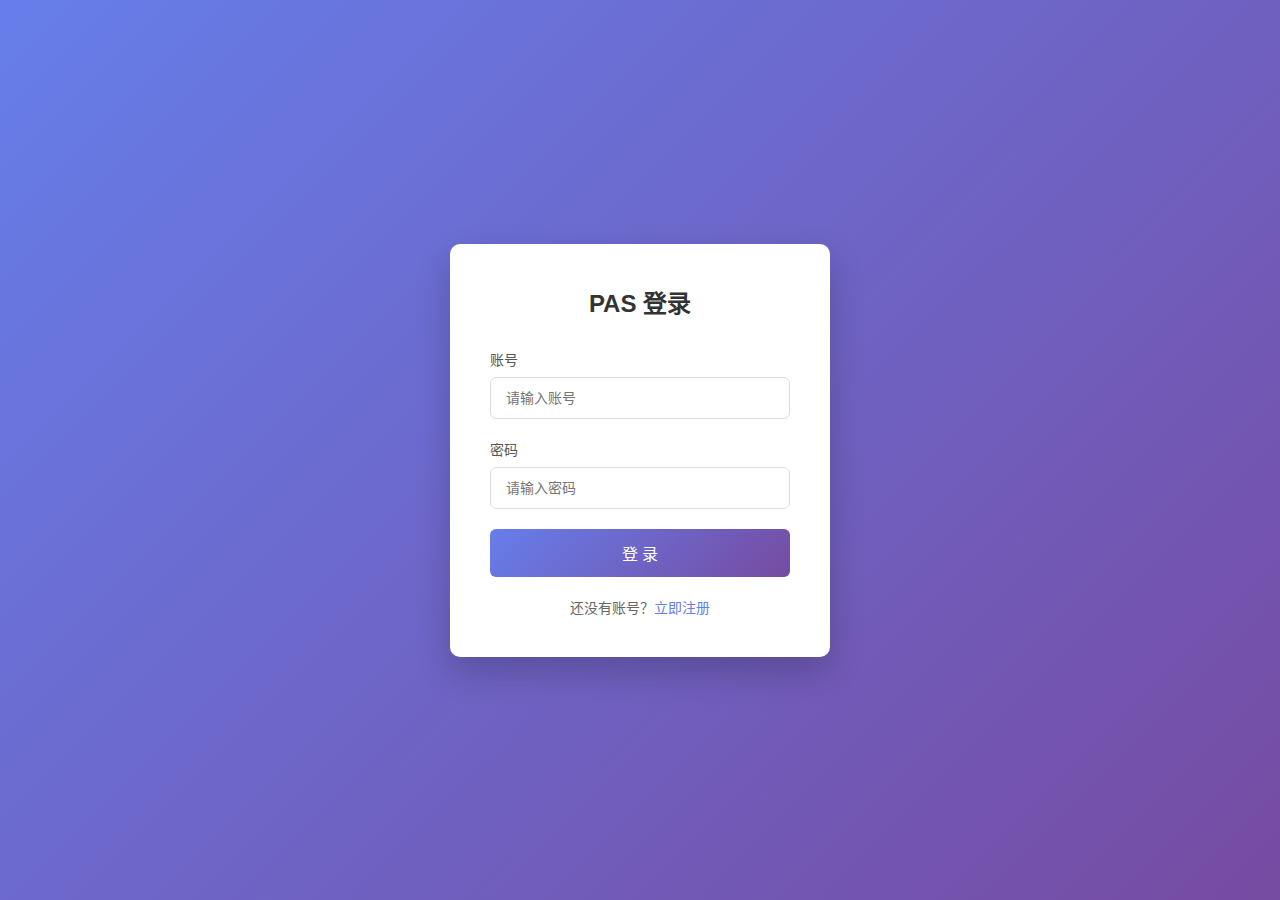
<file: static/html/index.html>
<!DOCTYPE html>
<html lang="zh-CN">
<head>
    <meta charset="UTF-8">
    <meta name="viewport" content="width=device-width, initial-scale=1.0">
    <title>管理后台</title>
    <link rel="stylesheet" href="/static/css/common.css">
    <link rel="stylesheet" href="/static/css/app.css">
</head>
<body>
    <div class="header">
        <h1>管理后台</h1>
        <div class="header-right">
            <div class="user-dropdown" id="userDropdown">
                <div class="user-dropdown-trigger" onclick="toggleUserDropdown()">
                    <div class="user-avatar" id="userAvatar"></div>
                    <span id="userName"></span>
                    <span class="dropdown-arrow">▼</span>
                </div>
                <div class="user-dropdown-menu">
                    <div class="dropdown-item" onclick="showSettingsModal()">
                        <span class="dropdown-item-icon">⚙</span>
                        <span>设置</span>
                    </div>
                    <div class="dropdown-divider"></div>
                    <div class="dropdown-item danger" onclick="logout()">
                        <span class="dropdown-item-icon">↪</span>
                        <span>退出登录</span>
                    </div>
                </div>
            </div>
        </div>
    </div>

    <div class="container">
        <div class="sidebar" id="sidebar">
            <div class="menu-item active" data-page="users" id="menuUsers">用户管理</div>
            <div class="menu-item" data-page="coupons" id="menuCoupons">卡券管理</div>
            <div class="menu-item" data-page="my-coupons" id="menuMyCoupons">我的卡券</div>
        </div>
        <div class="content">
            <!-- 用户列表页 -->
            <div id="page-users" class="card">
                <div class="card-header">
                    <span class="card-title">用户列表</span>
                    <button class="btn btn-primary" onclick="showAddModal()">新增用户</button>
                </div>
                <table>
                    <thead>
                        <tr>
                            <th>ID</th>
                            <th>昵称</th>
                            <th>账号</th>
                            <th>权限</th>
                            <th>创建时间</th>
                            <th>操作</th>
                        </tr>
                    </thead>
                    <tbody id="userTable"></tbody>
                </table>
                <div class="pagination">
                    <button id="prevBtn" onclick="changePage(-1)">上一页</button>
                    <span id="pageInfo">第 1 页</span>
                    <button id="nextBtn" onclick="changePage(1)">下一页</button>
                </div>
            </div>

            <!-- 卡券列表页 -->
            <div id="page-coupons" class="card page-hidden">
                <div class="card-header">
                    <span class="card-title">卡券列表</span>
                    <div class="header-actions">
                        <button class="btn btn-success" onclick="showImportModal()">批量导入</button>
                        <button class="btn btn-primary" onclick="showAddCouponModal()">添加卡券</button>
                    </div>
                </div>
                <!-- 筛选栏 -->
                <div class="filter-bar">
                    <div class="filter-item">
                        <label>卡券类型</label>
                        <select id="filterCouponType" onchange="loadCoupons()">
                            <option value="">全部</option>
                        </select>
                    </div>
                    <div class="filter-item">
                        <label>领取状态</label>
                        <select id="filterTakenStatus" onchange="loadCoupons()">
                            <option value="">全部</option>
                            <option value="0">未领取</option>
                            <option value="1">已领取</option>
                        </select>
                    </div>
                </div>
                <!-- 桌面端表格 -->
                <div class="table-wrapper desktop-only">
                    <table>
                        <thead>
                            <tr>
                                <th>ID</th>
                                <th>卡券码</th>
                                <th>类型</th>
                                <th>状态</th>
                                <th>创建时间</th>
                                <th>操作</th>
                            </tr>
                        </thead>
                        <tbody id="couponTable"></tbody>
                    </table>
                </div>
                <!-- 移动端卡片列表 -->
                <div class="coupon-card-list mobile-only" id="couponCardList"></div>
                <div class="pagination">
                    <button id="couponPrevBtn" onclick="changeCouponPage(-1)">上一页</button>
                    <span id="couponPageInfo">第 1 页</span>
                    <button id="couponNextBtn" onclick="changeCouponPage(1)">下一页</button>
                </div>
            </div>

            <!-- 我的卡券页 -->
            <div id="page-my-coupons" class="card page-hidden">
                <div class="card-header">
                    <span class="card-title">我的卡券</span>
                    <button class="btn btn-primary" id="btnApplyCoupon" style="display:none" onclick="showApplyCouponModal()">申领卡券</button>
                </div>
                <!-- 筛选栏 -->
                <div class="filter-bar">
                    <div class="filter-item">
                        <label>卡券类型</label>
                        <select id="filterMyCouponType" onchange="loadMyCoupons()">
                            <option value="">全部</option>
                        </select>
                    </div>
                </div>
                <!-- 桌面端表格 -->
                <div class="table-wrapper desktop-only">
                    <table>
                        <thead>
                            <tr>
                                <th>ID</th>
                                <th>类型</th>
                                <th>领取时间</th>
                                <th>操作</th>
                            </tr>
                        </thead>
                        <tbody id="myCouponTable"></tbody>
                    </table>
                </div>
                <!-- 移动端卡片列表 -->
                <div class="my-coupon-card-list mobile-only" id="myCouponCardList"></div>
                <div class="pagination">
                    <button id="myCouponPrevBtn" onclick="changeMyCouponPage(-1)">上一页</button>
                    <span id="myCouponPageInfo">第 1 页</span>
                    <button id="myCouponNextBtn" onclick="changeMyCouponPage(1)">下一页</button>
                </div>
            </div>
        </div>
    </div>

    <!-- 移动端菜单按钮 -->
    <div class="mobile-menu-btn" id="mobileMenuBtn" onclick="toggleMobileMenu()">☰</div>
    <div class="mobile-menu-overlay" id="mobileMenuOverlay" onclick="toggleMobileMenu()"></div>

    <!-- 新增/编辑用户弹窗 -->
    <div id="userModal" class="modal">
        <div class="modal-content">
            <div class="modal-header" id="modalTitle">新增用户</div>
            <div class="modal-body">
                <input type="hidden" id="editId">
                <div class="form-group">
                    <label>昵称</label>
                    <input type="text" id="inputName" placeholder="请输入昵称">
                </div>
                <div class="form-group" id="accountGroup">
                    <label>账号</label>
                    <input type="text" id="inputAccount" placeholder="请输入账号">
                </div>
                <div class="form-group">
                    <label>密码</label>
                    <input type="password" id="inputPassword" placeholder="请输入密码">
                </div>
                <div class="form-group" id="roleGroup">
                    <label>权限设置</label>
                    <div class="role-grid" id="roleGrid">
                        <!-- 动态渲染角色选项 -->
                    </div>
                </div>
            </div>
            <div class="modal-footer">
                <button class="btn btn-cancel" onclick="closeModal()">取消</button>
                <button class="btn btn-primary" onclick="saveUser()">保存</button>
            </div>
        </div>
    </div>

    <!-- 设置弹窗 -->
    <div id="settingsModal" class="modal settings-modal">
        <div class="modal-content">
            <div class="modal-header">个人设置</div>
            <div class="modal-body">
                <div class="form-group">
                    <label>昵称</label>
                    <input type="text" id="settingsName" placeholder="请输入昵称">
                </div>
                <div class="form-group">
                    <label>新密码</label>
                    <input type="password" id="settingsPassword" placeholder="留空则不修改">
                    <div class="form-group-hint">如不需要修改密码，请留空</div>
                </div>
            </div>
            <div class="modal-footer">
                <button class="btn btn-cancel" onclick="closeSettingsModal()">取消</button>
                <button class="btn btn-primary" id="saveSettingsBtn" onclick="saveSettings()">保存</button>
            </div>
        </div>
    </div>

    <!-- 新增/编辑卡券弹窗 -->
    <div id="couponModal" class="modal">
        <div class="modal-content">
            <div class="modal-header" id="couponModalTitle">添加卡券</div>
            <div class="modal-body">
                <input type="hidden" id="couponEditId">
                <div class="form-group">
                    <label>卡券码 <span class="required">*</span></label>
                    <input type="text" id="inputCouponCode" placeholder="请输入卡券码">
                </div>
                <div class="form-group">
                    <label>卡券类型 <span class="required">*</span></label>
                    <select id="inputCouponType" class="form-select">
                        <!-- 动态加载 -->
                    </select>
                </div>
            </div>
            <div class="modal-footer">
                <button class="btn btn-cancel" onclick="closeCouponModal()">取消</button>
                <button class="btn btn-primary" onclick="saveCoupon()">保存</button>
            </div>
        </div>
    </div>

    <!-- 批量导入卡券弹窗 -->
    <div id="importModal" class="modal import-modal">
        <div class="modal-content">
            <div class="modal-header">批量导入卡券</div>
            <div class="modal-body">
                <div class="form-group">
                    <label>卡券类型 <span class="required">*</span></label>
                    <select id="importCouponType" class="form-select">
                        <!-- 动态加载 -->
                    </select>
                </div>
                <div class="form-group">
                    <label>卡券列表 <span class="required">*</span></label>
                    <textarea id="importCoupons" class="form-textarea" rows="8" placeholder="请输入卡券码，每行一个或用逗号分隔"></textarea>
                    <div class="form-group-hint">支持换行符或逗号分隔，系统会自动去重</div>
                </div>
            </div>
            <div class="modal-footer">
                <button class="btn btn-cancel" onclick="closeImportModal()">取消</button>
                <button class="btn btn-primary" id="importBtn" onclick="importCoupons()">导入</button>
            </div>
        </div>
    </div>

    <!-- 导入结果弹窗 -->
    <div id="importResultModal" class="modal">
        <div class="modal-content">
            <div class="modal-header">导入结果</div>
            <div class="modal-body">
                <div class="import-result" id="importResult"></div>
            </div>
            <div class="modal-footer">
                <button class="btn btn-primary" onclick="closeImportResultModal()">确定</button>
            </div>
        </div>
    </div>

    <!-- 我的卡券详情弹窗 -->
    <div id="myCouponDetailModal" class="modal">
        <div class="modal-content detail-modal">
            <div class="modal-header">卡券详情</div>
            <div class="modal-body">
                <div class="detail-item">
                    <span class="detail-label">卡券类型</span>
                    <span class="detail-value" id="detailCouponType"></span>
                </div>
                <div class="detail-item">
                    <span class="detail-label">领取时间</span>
                    <span class="detail-value" id="detailTakenAt"></span>
                </div>
                <div class="detail-item coupon-code-item">
                    <span class="detail-label">卡券码</span>
                    <div class="detail-code-wrapper">
                        <span class="detail-code" id="detailCouponCode"></span>
                        <button class="btn btn-copy" onclick="copyCouponCode()">复制</button>
                    </div>
                </div>
            </div>
            <div class="modal-footer">
                <button class="btn btn-primary" onclick="closeMyCouponDetailModal()">关闭</button>
            </div>
        </div>
    </div>

    <!-- 申领卡券弹窗 -->
    <div id="applyCouponModal" class="modal">
        <div class="modal-content">
            <div class="modal-header">申领卡券</div>
            <div class="modal-body">
                <div class="form-group">
                    <label>选择卡券类型 <span class="required">*</span></label>
                    <select id="applyCouponType" class="form-select" onchange="onApplyCouponTypeChange()">
                        <!-- 动态加载 -->
                    </select>
                </div>
                <div class="stock-info" id="stockInfo">
                    <span class="stock-label">剩余库存：</span>
                    <span class="stock-value" id="stockValue">-</span>
                </div>
            </div>
            <div class="modal-footer">
                <button class="btn btn-cancel" onclick="closeApplyCouponModal()">取消</button>
                <button class="btn btn-primary" id="btnConfirmApply" onclick="confirmApplyCoupon()">确认申领</button>
            </div>
        </div>
    </div>

    <!-- Toast 容器 -->
    <div class="toast-container" id="toastContainer"></div>

    <!-- Loading 遮罩 -->
    <div class="loading-overlay" id="loadingOverlay">
        <div class="spinner"></div>
    </div>

    <script src="/static/js/common.js"></script>
    <script src="/static/js/app.js"></script>
</body>
</html>
</file>
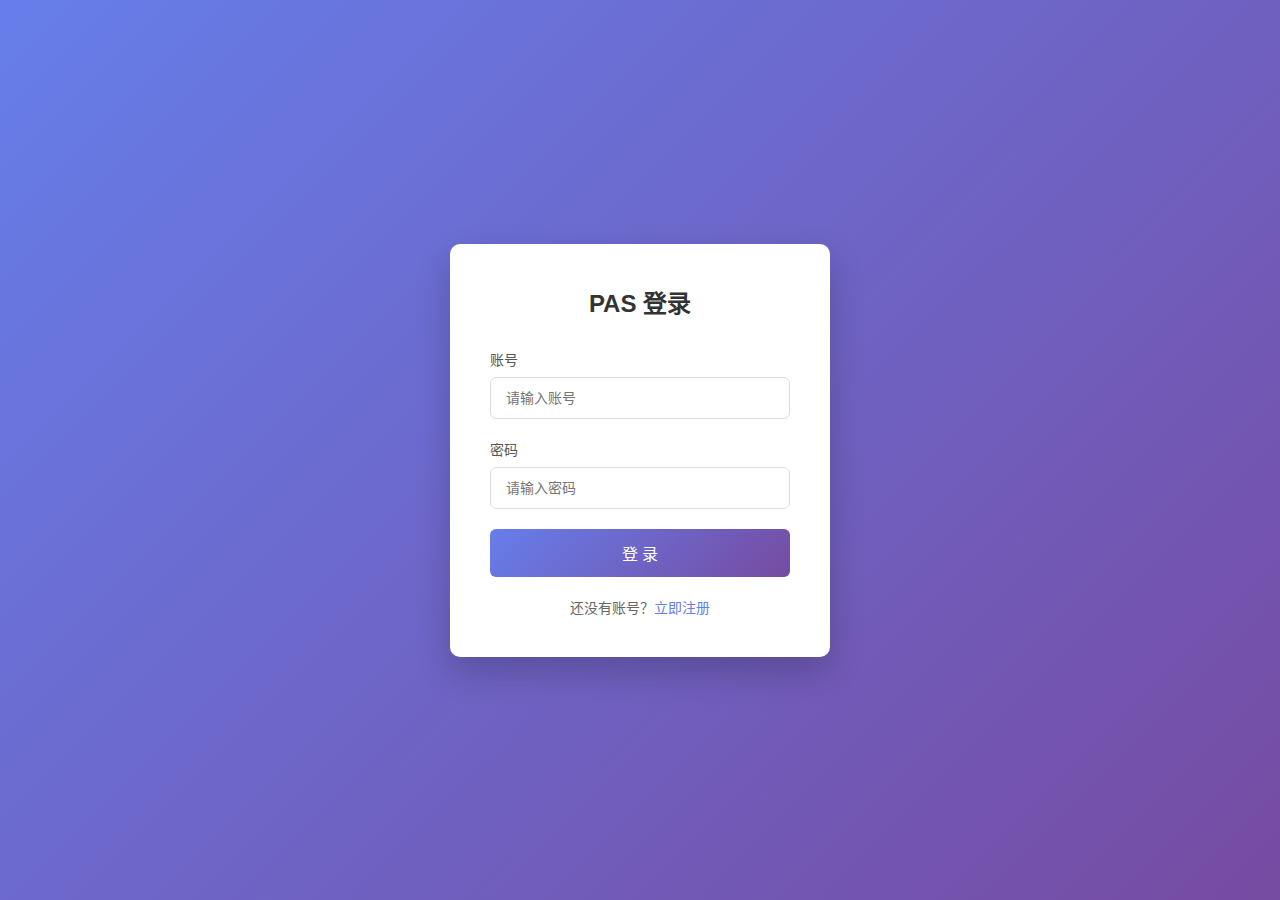
<file: static/html/login.html>
<!DOCTYPE html>
<html lang="zh-CN">
<head>
    <meta charset="UTF-8">
    <meta name="viewport" content="width=device-width, initial-scale=1.0">
    <title>登录 - PAS</title>
    <link rel="stylesheet" href="/static/css/common.css">
    <link rel="stylesheet" href="/static/css/auth.css">
</head>
<body>
    <div class="login-container">
        <h1 class="login-title">PAS 登录</h1>
        <form id="loginForm">
            <div class="form-group">
                <label for="account">账号</label>
                <input type="text" id="account" name="account" placeholder="请输入账号" required>
            </div>
            <div class="form-group">
                <label for="password">密码</label>
                <input type="password" id="password" name="password" placeholder="请输入密码" required>
            </div>
            <button type="submit" class="btn-login" id="btnLogin">登 录</button>
        </form>
        <div class="register-link">
            还没有账号？<a href="/static/html/register.html">立即注册</a>
        </div>
    </div>

    <!-- Toast 容器 -->
    <div class="toast-container" id="toastContainer"></div>

    <script src="/static/js/common.js"></script>
    <script src="/static/js/login.js"></script>
</body>
</html>
</file>
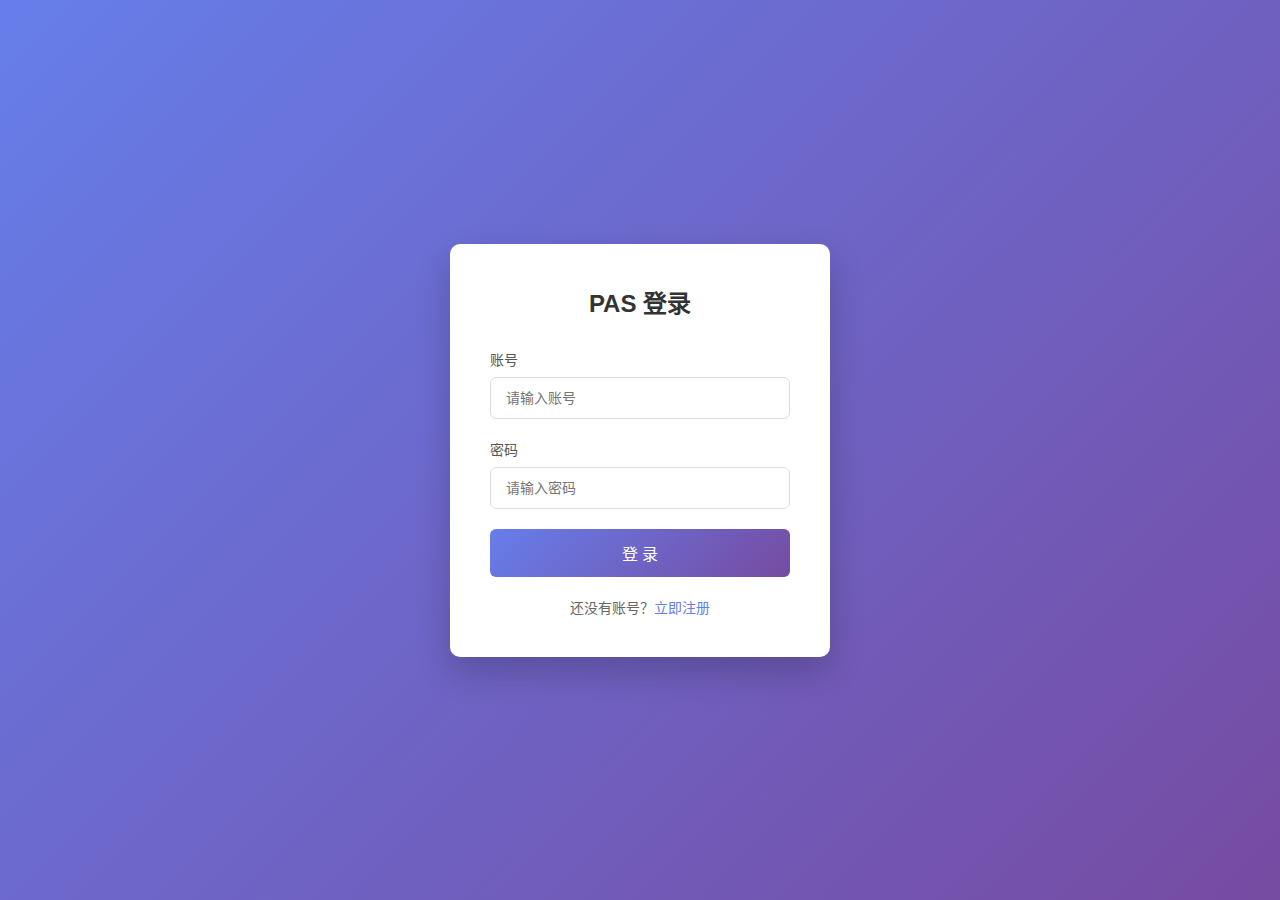
<file: static/html/main.html>
<!DOCTYPE html>
<html lang="zh-CN">
<head>
    <meta charset="UTF-8">
    <meta name="viewport" content="width=device-width, initial-scale=1.0">
    <title>管理后台</title>
    <link rel="stylesheet" href="/static/css/common.css">
    <link rel="stylesheet" href="/static/css/app.css">
</head>
<body>
    <div class="header">
        <h1>管理后台</h1>
        <div class="header-right">
            <div class="user-dropdown" id="userDropdown">
                <div class="user-dropdown-trigger" onclick="toggleUserDropdown()">
                    <div class="user-avatar" id="userAvatar"></div>
                    <span id="userName"></span>
                    <span class="dropdown-arrow">▼</span>
                </div>
                <div class="user-dropdown-menu">
                    <div class="dropdown-item" onclick="showSettingsModal()">
                        <span class="dropdown-item-icon">⚙</span>
                        <span>设置</span>
                    </div>
                    <div class="dropdown-divider"></div>
                    <div class="dropdown-item danger" onclick="logout()">
                        <span class="dropdown-item-icon">↪</span>
                        <span>退出登录</span>
                    </div>
                </div>
            </div>
        </div>
    </div>

    <div class="container">
        <div class="sidebar" id="sidebar">
            <div class="menu-item active" data-page="users" id="menuUsers" style="display:none">用户管理</div>
            <div class="menu-item" data-page="coupons" id="menuCoupons" style="display:none">卡券管理</div>
            <div class="menu-item" data-page="my-coupons" id="menuMyCoupons">我的卡券</div>
        </div>
        <div class="content">
            <!-- 用户列表页 -->
            <div id="page-users" class="card">
                <div class="card-header">
                    <span class="card-title">用户列表</span>
                    <button class="btn btn-primary" onclick="showAddModal()">新增用户</button>
                </div>
                <table>
                    <thead>
                        <tr>
                            <th>ID</th>
                            <th>昵称</th>
                            <th>账号</th>
                            <th>权限</th>
                            <th>创建时间</th>
                            <th>操作</th>
                        </tr>
                    </thead>
                    <tbody id="userTable"></tbody>
                </table>
                <div class="pagination">
                    <button id="prevBtn" onclick="changePage(-1)">上一页</button>
                    <span id="pageInfo">第 1 页</span>
                    <button id="nextBtn" onclick="changePage(1)">下一页</button>
                </div>
            </div>

            <!-- 卡券列表页 -->
            <div id="page-coupons" class="card page-hidden">
                <div class="card-header">
                    <span class="card-title">卡券列表</span>
                    <div class="header-actions">
                        <button class="btn btn-success" onclick="showImportModal()">批量导入</button>
                        <button class="btn btn-primary" onclick="showAddCouponModal()">添加卡券</button>
                    </div>
                </div>
                <!-- 筛选栏 -->
                <div class="filter-bar">
                    <div class="filter-item">
                        <label>卡券类型</label>
                        <select id="filterCouponType" onchange="loadCoupons()">
                            <option value="">全部</option>
                        </select>
                    </div>
                    <div class="filter-item">
                        <label>领取状态</label>
                        <select id="filterTakenStatus" onchange="loadCoupons()">
                            <option value="">全部</option>
                            <option value="0">未领取</option>
                            <option value="1">已领取</option>
                        </select>
                    </div>
                </div>
                <!-- 桌面端表格 -->
                <div class="table-wrapper desktop-only">
                    <table>
                        <thead>
                            <tr>
                                <th>ID</th>
                                <th>卡券码</th>
                                <th>类型</th>
                                <th>状态</th>
                                <th>领取人</th>
                                <th>创建时间</th>
                                <th>操作</th>
                            </tr>
                        </thead>
                        <tbody id="couponTable"></tbody>
                    </table>
                </div>
                <!-- 移动端卡片列表 -->
                <div class="coupon-card-list mobile-only" id="couponCardList"></div>
                <div class="pagination">
                    <button id="couponPrevBtn" onclick="changeCouponPage(-1)">上一页</button>
                    <span id="couponPageInfo">第 1 页</span>
                    <button id="couponNextBtn" onclick="changeCouponPage(1)">下一页</button>
                </div>
            </div>

            <!-- 我的卡券页 -->
            <div id="page-my-coupons" class="card page-hidden">
                <div class="card-header">
                    <span class="card-title">我的卡券</span>
                    <button class="btn btn-primary" id="btnApplyCoupon" style="display:none" onclick="showApplyCouponModal()">申领卡券</button>
                </div>
                <!-- 筛选栏 -->
                <div class="filter-bar">
                    <div class="filter-item">
                        <label>卡券类型</label>
                        <select id="filterMyCouponType" onchange="loadMyCoupons()">
                            <option value="">全部</option>
                        </select>
                    </div>
                </div>
                <!-- 桌面端表格 -->
                <div class="table-wrapper desktop-only">
                    <table>
                        <thead>
                            <tr>
                                <th>ID</th>
                                <th>类型</th>
                                <th>领取时间</th>
                                <th>操作</th>
                            </tr>
                        </thead>
                        <tbody id="myCouponTable"></tbody>
                    </table>
                </div>
                <!-- 移动端卡片列表 -->
                <div class="my-coupon-card-list mobile-only" id="myCouponCardList"></div>
                <div class="pagination">
                    <button id="myCouponPrevBtn" onclick="changeMyCouponPage(-1)">上一页</button>
                    <span id="myCouponPageInfo">第 1 页</span>
                    <button id="myCouponNextBtn" onclick="changeMyCouponPage(1)">下一页</button>
                </div>
            </div>
        </div>
    </div>

    <!-- 移动端菜单按钮 -->
    <div class="mobile-menu-btn" id="mobileMenuBtn" onclick="toggleMobileMenu()">☰</div>
    <div class="mobile-menu-overlay" id="mobileMenuOverlay" onclick="toggleMobileMenu()"></div>

    <!-- 新增/编辑用户弹窗 -->
    <div id="userModal" class="modal">
        <div class="modal-content">
            <div class="modal-header" id="modalTitle">新增用户</div>
            <div class="modal-body">
                <input type="hidden" id="editId">
                <div class="form-group">
                    <label>昵称</label>
                    <input type="text" id="inputName" placeholder="请输入昵称">
                </div>
                <div class="form-group" id="accountGroup">
                    <label>账号</label>
                    <input type="text" id="inputAccount" placeholder="请输入账号">
                </div>
                <div class="form-group">
                    <label>密码</label>
                    <input type="password" id="inputPassword" placeholder="请输入密码">
                </div>
                <div class="form-group" id="roleGroup">
                    <label>权限设置</label>
                    <div class="role-grid" id="roleGrid">
                        <!-- 动态渲染角色选项 -->
                    </div>
                </div>
            </div>
            <div class="modal-footer">
                <button class="btn btn-cancel" onclick="closeModal()">取消</button>
                <button class="btn btn-primary" onclick="saveUser()">保存</button>
            </div>
        </div>
    </div>

    <!-- 设置弹窗 -->
    <div id="settingsModal" class="modal settings-modal">
        <div class="modal-content">
            <div class="modal-header">个人设置</div>
            <div class="modal-body">
                <div class="form-group">
                    <label>昵称</label>
                    <input type="text" id="settingsName" placeholder="请输入昵称">
                </div>
                <div class="form-group">
                    <label>新密码</label>
                    <input type="password" id="settingsPassword" placeholder="留空则不修改">
                    <div class="form-group-hint">如不需要修改密码，请留空</div>
                </div>
            </div>
            <div class="modal-footer">
                <button class="btn btn-cancel" onclick="closeSettingsModal()">取消</button>
                <button class="btn btn-primary" id="saveSettingsBtn" onclick="saveSettings()">保存</button>
            </div>
        </div>
    </div>

    <!-- 新增/编辑卡券弹窗 -->
    <div id="couponModal" class="modal">
        <div class="modal-content">
            <div class="modal-header" id="couponModalTitle">添加卡券</div>
            <div class="modal-body">
                <input type="hidden" id="couponEditId">
                <div class="form-group">
                    <label>卡券码 <span class="required">*</span></label>
                    <input type="text" id="inputCouponCode" placeholder="请输入卡券码">
                </div>
                <div class="form-group">
                    <label>卡券类型 <span class="required">*</span></label>
                    <select id="inputCouponType" class="form-select">
                        <!-- 动态加载 -->
                    </select>
                </div>
            </div>
            <div class="modal-footer">
                <button class="btn btn-cancel" onclick="closeCouponModal()">取消</button>
                <button class="btn btn-primary" onclick="saveCoupon()">保存</button>
            </div>
        </div>
    </div>

    <!-- 批量导入卡券弹窗 -->
    <div id="importModal" class="modal import-modal">
        <div class="modal-content">
            <div class="modal-header">批量导入卡券</div>
            <div class="modal-body">
                <div class="form-group">
                    <label>卡券类型 <span class="required">*</span></label>
                    <select id="importCouponType" class="form-select">
                        <!-- 动态加载 -->
                    </select>
                </div>
                <div class="form-group">
                    <label>卡券列表 <span class="required">*</span></label>
                    <textarea id="importCoupons" class="form-textarea" rows="8" placeholder="请输入卡券码，每行一个或用逗号分隔"></textarea>
                    <div class="form-group-hint">支持换行符或逗号分隔，系统会自动去重</div>
                </div>
            </div>
            <div class="modal-footer">
                <button class="btn btn-cancel" onclick="closeImportModal()">取消</button>
                <button class="btn btn-primary" id="importBtn" onclick="importCoupons()">导入</button>
            </div>
        </div>
    </div>

    <!-- 导入结果弹窗 -->
    <div id="importResultModal" class="modal">
        <div class="modal-content">
            <div class="modal-header">导入结果</div>
            <div class="modal-body">
                <div class="import-result" id="importResult"></div>
            </div>
            <div class="modal-footer">
                <button class="btn btn-primary" onclick="closeImportResultModal()">确定</button>
            </div>
        </div>
    </div>

    <!-- 我的卡券详情弹窗 -->
    <div id="myCouponDetailModal" class="modal">
        <div class="modal-content detail-modal">
            <div class="modal-header">卡券详情</div>
            <div class="modal-body">
                <div class="detail-item">
                    <span class="detail-label">卡券类型</span>
                    <span class="detail-value" id="detailCouponType"></span>
                </div>
                <div class="detail-item">
                    <span class="detail-label">领取时间</span>
                    <span class="detail-value" id="detailTakenAt"></span>
                </div>
                <div class="detail-item coupon-code-item">
                    <span class="detail-label">卡券码</span>
                    <div class="detail-code-wrapper">
                        <span class="detail-code" id="detailCouponCode"></span>
                        <button class="btn btn-copy" onclick="copyCouponCode()">复制</button>
                    </div>
                </div>
            </div>
            <div class="modal-footer">
                <button class="btn btn-primary" onclick="closeMyCouponDetailModal()">关闭</button>
            </div>
        </div>
    </div>

    <!-- 申领卡券弹窗 -->
    <div id="applyCouponModal" class="modal">
        <div class="modal-content">
            <div class="modal-header">申领卡券</div>
            <div class="modal-body">
                <div class="form-group">
                    <label>选择卡券类型 <span class="required">*</span></label>
                    <select id="applyCouponType" class="form-select" onchange="onApplyCouponTypeChange()">
                        <!-- 动态加载 -->
                    </select>
                </div>
                <div class="stock-info" id="stockInfo">
                    <span class="stock-label">剩余库存：</span>
                    <span class="stock-value" id="stockValue">-</span>
                </div>
            </div>
            <div class="modal-footer">
                <button class="btn btn-cancel" onclick="closeApplyCouponModal()">取消</button>
                <button class="btn btn-primary" id="btnConfirmApply" onclick="confirmApplyCoupon()">确认申领</button>
            </div>
        </div>
    </div>

    <!-- Toast 容器 -->
    <div class="toast-container" id="toastContainer"></div>

    <!-- Loading 遮罩 -->
    <div class="loading-overlay" id="loadingOverlay">
        <div class="spinner"></div>
    </div>

    <script src="/static/js/common.js"></script>
    <script src="/static/js/app.js"></script>
</body>
</html>
</file>
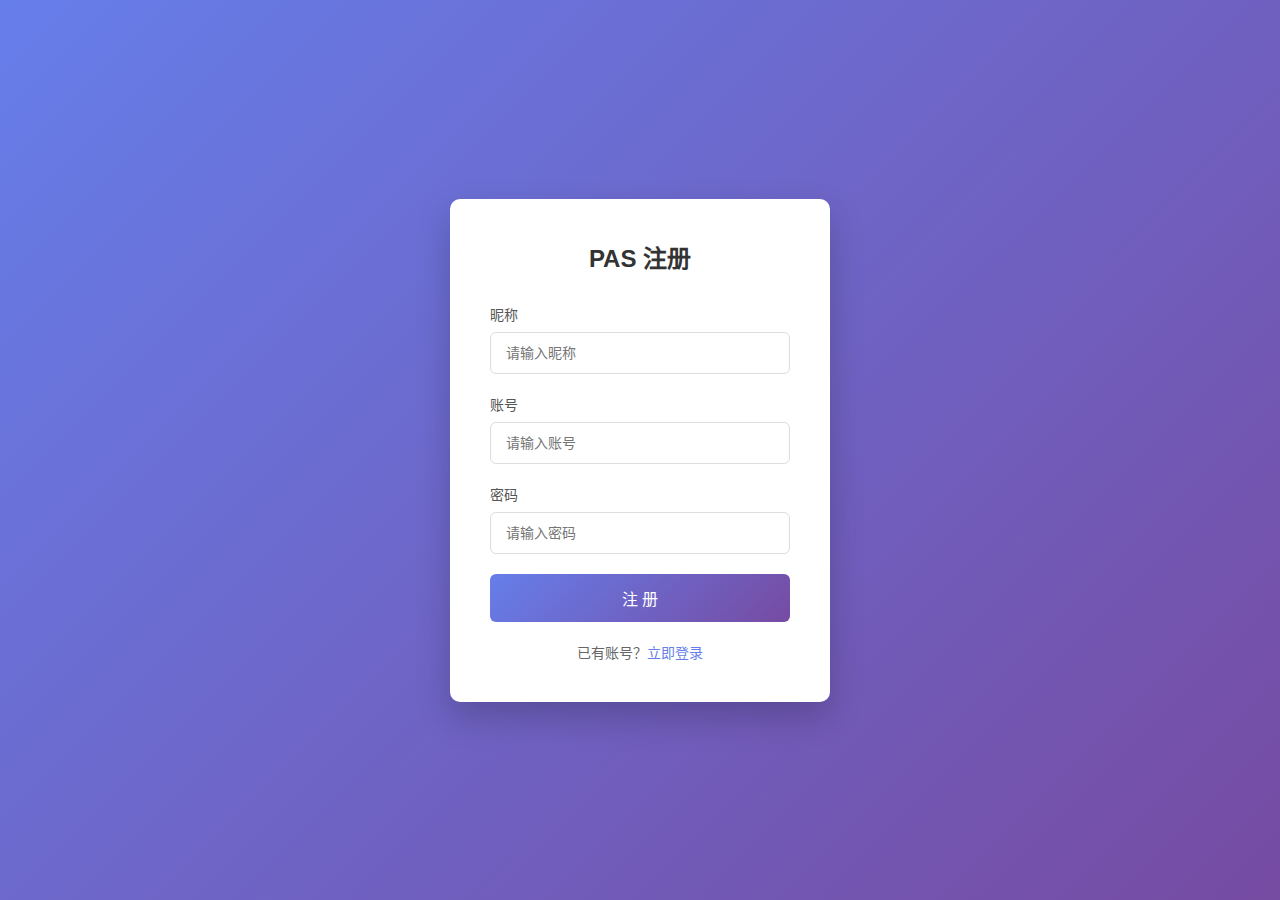
<file: static/html/register.html>
<!DOCTYPE html>
<html lang="zh-CN">
<head>
    <meta charset="UTF-8">
    <meta name="viewport" content="width=device-width, initial-scale=1.0">
    <title>注册 - PAS</title>
    <link rel="stylesheet" href="/static/css/common.css">
    <link rel="stylesheet" href="/static/css/auth.css">
</head>
<body>
    <div class="register-container">
        <h1 class="register-title">PAS 注册</h1>
        <form id="registerForm">
            <div class="form-group">
                <label for="name">昵称</label>
                <input type="text" id="name" name="name" placeholder="请输入昵称" required>
            </div>
            <div class="form-group">
                <label for="account">账号</label>
                <input type="text" id="account" name="account" placeholder="请输入账号" required>
            </div>
            <div class="form-group">
                <label for="password">密码</label>
                <input type="password" id="password" name="password" placeholder="请输入密码" required>
            </div>
            <button type="submit" class="btn-register" id="btnRegister">注 册</button>
        </form>
        <div class="login-link">
            已有账号？<a href="/static/html/login.html">立即登录</a>
        </div>
    </div>

    <!-- Toast 容器 -->
    <div class="toast-container" id="toastContainer"></div>

    <script src="/static/js/common.js"></script>
    <script src="/static/js/register.js"></script>
</body>
</html>
</file>
<file: static/css/common.css>
/* common.css - 共享样式 */

* {
    margin: 0;
    padding: 0;
    box-sizing: border-box;
}

body {
    font-family: -apple-system, BlinkMacSystemFont, 'Segoe UI', Roboto, sans-serif;
}

/* Form Group 通用样式 */
.form-group {
    margin-bottom: 16px;
}

.form-group label {
    display: block;
    margin-bottom: 6px;
    color: #333;
    font-size: 14px;
}

.form-group input {
    width: 100%;
    padding: 10px 12px;
    border: 1px solid #ddd;
    border-radius: 4px;
    font-size: 14px;
}

.form-group input:focus {
    outline: none;
    border-color: #667eea;
}

/* Toast 提示 */
.toast-container {
    position: fixed;
    top: 20px;
    right: 20px;
    z-index: 9999;
    display: flex;
    flex-direction: column;
    gap: 10px;
}

.toast {
    padding: 12px 20px;
    border-radius: 6px;
    color: white;
    font-size: 14px;
    box-shadow: 0 4px 12px rgba(0,0,0,0.15);
    animation: slideIn 0.3s ease;
    display: flex;
    align-items: center;
    gap: 8px;
    max-width: 350px;
}

.toast.success { background: #52c41a; }
.toast.error { background: #ff4d4f; }
.toast.info { background: #1890ff; }
.toast.warning { background: #faad14; }

@keyframes slideIn {
    from { transform: translateX(100%); opacity: 0; }
    to { transform: translateX(0); opacity: 1; }
}

@keyframes slideOut {
    from { transform: translateX(0); opacity: 1; }
    to { transform: translateX(100%); opacity: 0; }
}

.toast.hide { animation: slideOut 0.3s ease forwards; }

/* 按钮加载状态 */
.btn-loading {
    position: relative;
    pointer-events: none;
    color: transparent !important;
}

.btn-loading::after {
    content: '';
    position: absolute;
    width: 16px;
    height: 16px;
    top: 50%;
    left: 50%;
    margin: -8px 0 0 -8px;
    border: 2px solid rgba(255,255,255,0.3);
    border-top-color: white;
    border-radius: 50%;
    animation: spin 0.6s linear infinite;
}

@keyframes spin {
    0% { transform: rotate(0deg); }
    100% { transform: rotate(360deg); }
}

/* Loading 遮罩 */
.loading-overlay {
    display: none;
    position: fixed;
    top: 0; left: 0; right: 0; bottom: 0;
    background: rgba(255,255,255,0.7);
    justify-content: center;
    align-items: center;
    z-index: 9998;
}

.loading-overlay.show { display: flex; }

.spinner {
    width: 40px;
    height: 40px;
    border: 3px solid #f3f3f3;
    border-top: 3px solid #667eea;
    border-radius: 50%;
    animation: spin 0.8s linear infinite;
}

/* 结果弹窗 */
.result-modal-overlay {
    display: none;
    position: fixed;
    top: 0;
    left: 0;
    right: 0;
    bottom: 0;
    background: rgba(0, 0, 0, 0.6);
    justify-content: center;
    align-items: center;
    z-index: 10000;
}

.result-modal-overlay.show {
    display: flex;
}

.result-modal {
    background: white;
    border-radius: 16px;
    padding: 32px;
    text-align: center;
    max-width: 360px;
    width: 90%;
    box-shadow: 0 20px 60px rgba(0, 0, 0, 0.3);
    animation: modalPopIn 0.3s ease;
}

@keyframes modalPopIn {
    from {
        transform: scale(0.8);
        opacity: 0;
    }
    to {
        transform: scale(1);
        opacity: 1;
    }
}

.result-modal-title {
    font-size: 24px;
    font-weight: 600;
    margin-bottom: 20px;
}

.result-modal-title.success {
    color: #52c41a;
}

.result-modal-title.error {
    color: #ff4d4f;
}

.result-modal-image {
    width: 200px;
    height: 200px;
    object-fit: contain;
    margin: 0 auto 20px;
    display: block;
}

.result-modal-message {
    color: #666;
    font-size: 14px;
    margin-bottom: 24px;
    line-height: 1.5;
}

.result-modal-btn {
    background: linear-gradient(135deg, #667eea 0%, #764ba2 100%);
    color: white;
    border: none;
    padding: 12px 48px;
    border-radius: 8px;
    font-size: 16px;
    cursor: pointer;
    transition: transform 0.2s, box-shadow 0.2s;
}

.result-modal-btn:hover {
    transform: translateY(-2px);
    box-shadow: 0 4px 12px rgba(102, 126, 234, 0.4);
}
</file>
<file: static/css/app.css>
/* app.css - 主应用样式 */

body {
    background: #f5f5f5;
    min-height: 100vh;
}

/* Header */
.header {
    background: linear-gradient(135deg, #667eea 0%, #764ba2 100%);
    color: white;
    padding: 15px 30px;
    display: flex;
    justify-content: space-between;
    align-items: center;
    position: fixed;
    top: 0;
    left: 0;
    right: 0;
    z-index: 100;
}

.header h1 { font-size: 20px; }

.header-right {
    display: flex;
    align-items: center;
    gap: 16px;
}

.user-info {
    display: flex;
    align-items: center;
    gap: 8px;
    color: rgba(255,255,255,0.9);
    font-size: 14px;
}

.user-avatar {
    width: 32px;
    height: 32px;
    border-radius: 50%;
    background: rgba(255,255,255,0.3);
    display: flex;
    align-items: center;
    justify-content: center;
    font-size: 14px;
    font-weight: 500;
}

.btn-logout {
    padding: 8px 16px;
    background: rgba(255,255,255,0.2);
    color: white;
    border: none;
    border-radius: 4px;
    cursor: pointer;
}

.btn-logout:hover {
    background: rgba(255,255,255,0.3);
}

/* Container & Sidebar */
.container {
    display: flex;
    margin-top: 56px;
    min-height: calc(100vh - 56px);
}

.sidebar {
    width: 220px;
    background: #fff;
    border-right: 1px solid #e8e8e8;
    padding-top: 20px;
}

.menu-item {
    padding: 12px 24px;
    cursor: pointer;
    color: #333;
    transition: all 0.3s;
    border-left: 3px solid transparent;
}

.menu-item:hover { background: #f5f5f5; }

.menu-item.active {
    background: #e6f7ff;
    border-left-color: #667eea;
    color: #667eea;
}

.content {
    flex: 1;
    padding: 24px;
    overflow-y: auto;
}

/* Card */
.card {
    background: white;
    border-radius: 8px;
    box-shadow: 0 1px 3px rgba(0,0,0,0.1);
    padding: 20px;
}

.card-header {
    display: flex;
    justify-content: space-between;
    align-items: center;
    margin-bottom: 20px;
    padding-bottom: 15px;
    border-bottom: 1px solid #eee;
}

.card-title { font-size: 18px; color: #333; }

/* Buttons */
.btn {
    padding: 8px 16px;
    border: none;
    border-radius: 4px;
    cursor: pointer;
    font-size: 14px;
    transition: opacity 0.3s;
}

.btn:hover { opacity: 0.8; }

.btn-primary {
    background: linear-gradient(135deg, #667eea 0%, #764ba2 100%);
    color: white;
}

.btn-danger { background: #ff4d4f; color: white; }
.btn-success { background: #52c41a; color: white; }
.btn-warning { background: #faad14; color: white; }
.btn-sm { padding: 4px 12px; font-size: 12px; }

.btn-cancel {
    background: #f5f5f5;
    color: #666;
}

.btn-icon {
    width: 28px;
    height: 28px;
    padding: 0;
    display: inline-flex;
    align-items: center;
    justify-content: center;
    font-size: 14px;
    border-radius: 4px;
}

.btn-icon:hover { opacity: 0.85; }

/* Table */
table {
    width: 100%;
    border-collapse: collapse;
}

th, td {
    padding: 12px;
    text-align: left;
    border-bottom: 1px solid #eee;
}

th { background: #fafafa; color: #666; font-weight: 500; }

.actions button { margin-right: 8px; }

/* Pagination */
.pagination {
    display: flex;
    justify-content: flex-end;
    align-items: center;
    margin-top: 20px;
    gap: 10px;
}

.pagination button {
    padding: 6px 12px;
    border: 1px solid #ddd;
    background: white;
    border-radius: 4px;
    cursor: pointer;
}

.pagination button:disabled { opacity: 0.5; cursor: not-allowed; }
.pagination span { color: #666; }

/* Modal */
.modal {
    display: none;
    position: fixed;
    top: 0; left: 0; right: 0; bottom: 0;
    background: rgba(0,0,0,0.5);
    justify-content: center;
    align-items: center;
    z-index: 200;
}

.modal.show { display: flex; }

.modal-content {
    background: white;
    border-radius: 8px;
    width: 400px;
    max-width: 90%;
}

.modal-header {
    padding: 16px 20px;
    border-bottom: 1px solid #eee;
    font-size: 16px;
    font-weight: 500;
}

.modal-body { padding: 20px; }

.modal-footer {
    padding: 12px 20px;
    border-top: 1px solid #eee;
    text-align: right;
}

.modal-footer button { margin-left: 10px; }

.page-hidden { display: none !important; }

/* Status Tags */
.status-tag {
    padding: 2px 8px;
    border-radius: 4px;
    font-size: 12px;
}

.status-active { background: #e6f7ff; color: #1890ff; }
.status-closed { background: #fff1f0; color: #ff4d4f; }
.status-running { background: #e6f7ff; color: #1890ff; }
.status-stopped { background: #f5f5f5; color: #999; }
.status-paused { background: #fff7e6; color: #fa8c16; }

/* Option Tags */
.option-yes { background: #f6ffed; color: #52c41a; }
.option-no { background: #fff1f0; color: #ff4d4f; }

.option-clickable {
    cursor: pointer;
    transition: all 0.2s;
    font-weight: 500;
}

.option-clickable:hover {
    transform: scale(1.05);
    box-shadow: 0 2px 8px rgba(0,0,0,0.15);
}

.option-clickable.option-yes:hover { background: #d9f7be; }
.option-clickable.option-no:hover { background: #ffccc7; }

/* Hint Styles */
.hint-text {
    font-size: 12px;
    color: #999;
    margin-top: 4px;
    line-height: 1.8;
}

.hint-box {
    background: #f9f9f9;
    border: 1px solid #eee;
    border-radius: 6px;
    padding: 12px 16px;
    margin-top: 8px;
}

.hint-title {
    font-size: 13px;
    color: #666;
    font-weight: 500;
    margin-bottom: 8px;
}

.hint-url {
    background: #fff;
    padding: 6px 10px;
    border-radius: 4px;
    font-family: monospace;
    margin: 6px 0;
    border: 1px dashed #ddd;
}

.hint-box a {
    color: #667eea;
    text-decoration: none;
}

.hint-box a:hover {
    text-decoration: underline;
}

.hint-box code {
    background: #e8e8e8;
    padding: 2px 6px;
    border-radius: 3px;
    font-family: monospace;
    font-size: 12px;
}

/* Expand Button */
.btn-expand {
    background: #f0f0f0;
    border: 1px solid #ddd;
    padding: 6px 8px;
    border-radius: 4px;
    cursor: pointer;
    font-size: 14px;
    transition: all 0.2s;
    line-height: 1;
}

.btn-expand:hover { background: #e8e8e8; }
.btn-expand.expanded { background: #e6f7ff; border-color: #91d5ff; }

/* Markets Grid */
.markets-row { display: none; }
.markets-row.show { display: table-row; }

.markets-cell {
    padding: 0 !important;
    background: #fafafa;
}

.markets-container {
    padding: 16px 20px;
    border-top: 1px solid #eee;
}

.markets-title {
    font-size: 14px;
    font-weight: 500;
    color: #666;
    margin-bottom: 12px;
}

.markets-grid {
    display: grid;
    grid-template-columns: repeat(auto-fill, minmax(280px, 1fr));
    gap: 16px;
}

.market-card {
    background: white;
    border: 1px solid #e8e8e8;
    border-radius: 8px;
    padding: 16px;
    transition: box-shadow 0.2s, transform 0.2s;
}

.market-card:hover {
    box-shadow: 0 4px 12px rgba(0,0,0,0.1);
    transform: translateY(-2px);
}

.market-question {
    font-size: 14px;
    font-weight: 600;
    color: #333;
    margin-bottom: 12px;
    line-height: 1.4;
}

.market-outcomes {
    display: flex;
    flex-direction: column;
    gap: 8px;
}

.outcome-item {
    display: flex;
    justify-content: space-between;
    align-items: center;
    padding: 10px 14px;
    background: linear-gradient(135deg, #f8f9fa 0%, #e9ecef 100%);
    border-radius: 6px;
    font-size: 13px;
}

.outcome-left {
    display: flex;
    align-items: center;
    gap: 12px;
    flex: 1;
}

.outcome-price {
    font-weight: 700;
    color: #667eea;
    font-size: 16px;
    min-width: 60px;
}

.outcome-actions {
    display: flex;
    gap: 8px;
    align-items: center;
}

.market-meta {
    display: flex;
    flex-wrap: wrap;
    gap: 12px;
    margin-top: 12px;
    padding-top: 12px;
    border-top: 1px solid #eee;
    font-size: 12px;
    color: #888;
}

.market-meta span {
    display: flex;
    align-items: center;
    gap: 4px;
}

.loading-markets {
    display: flex;
    justify-content: center;
    align-items: center;
    padding: 40px;
    gap: 12px;
    color: #666;
}

.loading-markets .spinner {
    width: 24px;
    height: 24px;
    border-width: 2px;
}

.no-markets {
    text-align: center;
    color: #999;
    padding: 20px;
}

/* Event Cards */
.event-list {
    display: flex;
    flex-direction: column;
    gap: 16px;
}

.event-card {
    background: #fff;
    border: 1px solid #e8e8e8;
    border-radius: 10px;
    overflow: hidden;
    transition: box-shadow 0.2s;
}

.event-card:hover {
    box-shadow: 0 4px 12px rgba(0,0,0,0.08);
}

.event-card-main {
    display: flex;
    gap: 16px;
    padding: 16px;
}

.event-card-image {
    width: 120px;
    height: 80px;
    border-radius: 6px;
    object-fit: cover;
    flex-shrink: 0;
    background: #f5f5f5;
}

.event-card-content {
    flex: 1;
    min-width: 0;
}

.event-card-header {
    display: flex;
    justify-content: space-between;
    align-items: flex-start;
    gap: 12px;
    margin-bottom: 8px;
}

.event-card-title {
    font-size: 16px;
    font-weight: 600;
    color: #333;
    line-height: 1.4;
    flex: 1;
}

.event-card-actions {
    display: flex;
    gap: 8px;
    flex-shrink: 0;
}

.event-card-desc {
    font-size: 13px;
    color: #666;
    line-height: 1.5;
    margin-bottom: 10px;
    display: -webkit-box;
    -webkit-line-clamp: 2;
    -webkit-box-orient: vertical;
    overflow: hidden;
}

.event-card-stats {
    display: flex;
    flex-wrap: wrap;
    gap: 16px;
    margin-bottom: 8px;
}

.event-stat {
    display: flex;
    align-items: center;
    gap: 4px;
    font-size: 13px;
}

.event-stat-label { color: #999; }
.event-stat-value { color: #333; font-weight: 500; }
.event-stat-value.volume { color: #52c41a; }
.event-stat-value.liquidity { color: #1890ff; }

.event-card-meta {
    display: flex;
    flex-wrap: wrap;
    gap: 12px;
    font-size: 12px;
    color: #999;
    padding-top: 8px;
    border-top: 1px solid #f0f0f0;
}

.event-card-meta span {
    display: flex;
    align-items: center;
    gap: 4px;
}

.category-tag {
    background: #f0f5ff;
    color: #2f54eb;
    padding: 2px 8px;
    border-radius: 4px;
    font-size: 12px;
}

.event-markets {
    display: none;
    background: #fafafa;
    border-top: 1px solid #e8e8e8;
    padding: 16px;
}

.event-markets.show {
    display: block;
}

.no-events {
    text-align: center;
    color: #999;
    padding: 40px;
}

/* User Dropdown */
.user-dropdown {
    position: relative;
}

.user-dropdown-trigger {
    display: flex;
    align-items: center;
    gap: 8px;
    cursor: pointer;
    padding: 4px 8px;
    border-radius: 6px;
    transition: background 0.2s;
}

.user-dropdown-trigger:hover {
    background: rgba(255,255,255,0.15);
}

.dropdown-arrow {
    font-size: 10px;
    transition: transform 0.2s;
}

.user-dropdown.open .dropdown-arrow {
    transform: rotate(180deg);
}

.user-dropdown-menu {
    display: none;
    position: absolute;
    top: 100%;
    right: 0;
    margin-top: 8px;
    background: white;
    border-radius: 8px;
    box-shadow: 0 4px 20px rgba(0,0,0,0.15);
    min-width: 160px;
    overflow: hidden;
    z-index: 1000;
}

.user-dropdown.open .user-dropdown-menu {
    display: block;
}

.dropdown-item {
    display: flex;
    align-items: center;
    gap: 10px;
    padding: 12px 16px;
    color: #333;
    font-size: 14px;
    cursor: pointer;
    transition: background 0.2s;
}

.dropdown-item:hover {
    background: #f5f5f5;
}

.dropdown-item-icon {
    font-size: 16px;
    width: 20px;
    text-align: center;
}

.dropdown-divider {
    height: 1px;
    background: #eee;
    margin: 4px 0;
}

.dropdown-item.danger {
    color: #ff4d4f;
}

.dropdown-item.danger:hover {
    background: #fff1f0;
}

/* Settings Modal */
.settings-modal .modal-content {
    width: 480px;
}

.form-group-hint {
    font-size: 12px;
    color: #999;
    margin-top: 4px;
}

.form-group input[type="password"] {
    font-family: monospace;
}

.api-key-group {
    position: relative;
}

.api-key-group input {
    padding-right: 40px;
}

.toggle-visibility {
    position: absolute;
    right: 10px;
    top: 50%;
    transform: translateY(-50%);
    background: none;
    border: none;
    cursor: pointer;
    color: #999;
    font-size: 14px;
    padding: 4px;
}

.toggle-visibility:hover {
    color: #666;
}

/* Form Select */
.form-select {
    width: 100%;
    padding: 10px 12px;
    border: 1px solid #ddd;
    border-radius: 4px;
    font-size: 14px;
    background: white;
    cursor: pointer;
}

.form-select:focus {
    outline: none;
    border-color: #667eea;
}

/* App Toast Position */
.toast-container {
    top: 70px;
}

.event-image {
    width: 60px;
    height: 40px;
    object-fit: cover;
    border-radius: 4px;
}

/* Role Grid */
.role-grid {
    display: grid;
    grid-template-columns: 1fr 1fr;
    gap: 10px;
    margin-top: 10px;
}

.role-item {
    display: flex;
    align-items: center;
    gap: 8px;
    padding: 10px 12px;
    background: #f8f9fa;
    border: 1px solid #e9ecef;
    border-radius: 6px;
    cursor: pointer;
    transition: all 0.2s;
}

.role-item:hover {
    background: #e9ecef;
    border-color: #dee2e6;
}

.role-item input[type="checkbox"] {
    width: 16px;
    height: 16px;
    cursor: pointer;
}

.role-item input[type="checkbox"]:checked + .role-label {
    color: #667eea;
    font-weight: 500;
}

.role-label {
    font-size: 13px;
    color: #495057;
}

/* Permission Tags */
.permission-tags {
    display: flex;
    flex-wrap: wrap;
    gap: 4px;
}

.perm-tag {
    padding: 2px 8px;
    border-radius: 4px;
    font-size: 11px;
    font-weight: 500;
}

/* Dynamic role tags based on role bit values */
.perm-role-1 { background: #fff1f0; color: #cf1322; }  /* 管理员 */
.perm-role-2 { background: #e6f7ff; color: #1890ff; }  /* 登录 */
.perm-role-4 { background: #f6ffed; color: #52c41a; }  /* 库存管理 */
.perm-role-8 { background: #fff7e6; color: #fa8c16; }  /* 卡券申请 */

/* Wallet Balance */
.wallet-balance {
    display: flex;
    align-items: center;
    gap: 6px;
    background: rgba(255,255,255,0.2);
    padding: 6px 12px;
    border-radius: 20px;
    font-size: 14px;
    color: rgba(255,255,255,0.95);
}

.wallet-content,
.wallet-loading,
.wallet-empty {
    display: flex;
    align-items: center;
    gap: 6px;
}

.wallet-balance .balance-icon {
    font-size: 14px;
}

.wallet-balance .balance-value {
    font-weight: 600;
    color: #fff;
}

.wallet-balance .balance-unit {
    font-size: 12px;
    color: rgba(255,255,255,0.8);
}

.wallet-spinner {
    width: 14px;
    height: 14px;
    border: 2px solid rgba(255,255,255,0.3);
    border-top-color: #fff;
    border-radius: 50%;
    animation: wallet-spin 0.8s linear infinite;
}

@keyframes wallet-spin {
    to { transform: rotate(360deg); }
}

.wallet-empty {
    color: rgba(255,255,255,0.7);
    cursor: pointer;
}

.wallet-empty:hover {
    color: rgba(255,255,255,0.9);
}

/* ========== 卡券管理样式 ========== */

/* 筛选栏 */
.filter-bar {
    display: flex;
    gap: 16px;
    margin-bottom: 20px;
    padding-bottom: 16px;
    border-bottom: 1px solid #eee;
    flex-wrap: wrap;
}

.filter-item {
    display: flex;
    align-items: center;
    gap: 8px;
}

.filter-item label {
    font-size: 14px;
    color: #666;
    white-space: nowrap;
}

.filter-item select {
    padding: 6px 12px;
    border: 1px solid #ddd;
    border-radius: 4px;
    font-size: 14px;
    min-width: 120px;
}

/* 头部操作按钮 */
.header-actions {
    display: flex;
    gap: 10px;
}

/* 卡券状态标签 */
.status-taken {
    background: #fff1f0;
    color: #ff4d4f;
}

.status-available {
    background: #f6ffed;
    color: #52c41a;
}

/* 类型标签 */
.type-tag {
    background: #e6f7ff;
    color: #1890ff;
    padding: 2px 8px;
    border-radius: 4px;
    font-size: 12px;
}

/* 卡券码样式 */
.coupon-code {
    font-family: monospace;
    font-weight: 500;
    color: #333;
}

/* 文本样式 */
.text-muted {
    color: #999;
}

/* 必填标识 */
.required {
    color: #ff4d4f;
}

/* 表单文本域 */
.form-textarea {
    width: 100%;
    padding: 10px 12px;
    border: 1px solid #ddd;
    border-radius: 4px;
    font-size: 14px;
    resize: vertical;
    font-family: monospace;
}

.form-textarea:focus {
    outline: none;
    border-color: #667eea;
}

/* 导入弹窗 */
.import-modal .modal-content {
    width: 500px;
}

/* 导入结果样式 */
.import-result {
    padding: 10px 0;
}

.result-summary {
    display: flex;
    gap: 24px;
    justify-content: center;
    margin-bottom: 16px;
}

.result-item {
    text-align: center;
    padding: 12px 20px;
    background: #f5f5f5;
    border-radius: 8px;
    min-width: 80px;
}

.result-item.success {
    background: #f6ffed;
}

.result-item.warning {
    background: #fff7e6;
}

.result-label {
    display: block;
    font-size: 12px;
    color: #666;
    margin-bottom: 4px;
}

.result-value {
    display: block;
    font-size: 24px;
    font-weight: 600;
    color: #333;
}

.result-item.success .result-value {
    color: #52c41a;
}

.result-item.warning .result-value {
    color: #faad14;
}

.result-duplicates {
    background: #fff7e6;
    border: 1px solid #ffd591;
    border-radius: 6px;
    padding: 12px;
    margin-top: 12px;
}

.duplicates-title {
    font-size: 13px;
    font-weight: 500;
    color: #d46b08;
    margin-bottom: 8px;
}

.duplicates-list {
    font-size: 12px;
    color: #666;
    font-family: monospace;
    word-break: break-all;
    line-height: 1.6;
}

/* 移动端卡片列表（默认隐藏） */
.coupon-card-list {
    display: none;
}

.coupon-card {
    background: #fff;
    border: 1px solid #e8e8e8;
    border-radius: 8px;
    padding: 16px;
    margin-bottom: 12px;
}

.coupon-card-header {
    display: flex;
    justify-content: space-between;
    align-items: center;
    margin-bottom: 12px;
}

.coupon-card-id {
    font-size: 12px;
    color: #999;
}

.coupon-card-code {
    font-family: monospace;
    font-size: 16px;
    font-weight: 600;
    color: #333;
    margin-bottom: 12px;
    word-break: break-all;
}

.coupon-card-info {
    display: flex;
    justify-content: space-between;
    align-items: center;
    margin-bottom: 12px;
}

.coupon-card-time {
    font-size: 12px;
    color: #999;
}

.coupon-card-actions {
    display: flex;
    gap: 10px;
    padding-top: 12px;
    border-top: 1px solid #eee;
}

.coupon-card-actions .btn {
    flex: 1;
}

/* 移动端菜单按钮 */
.mobile-menu-btn {
    display: none;
    position: fixed;
    bottom: 20px;
    right: 20px;
    width: 50px;
    height: 50px;
    background: linear-gradient(135deg, #667eea 0%, #764ba2 100%);
    color: white;
    border-radius: 50%;
    justify-content: center;
    align-items: center;
    font-size: 20px;
    cursor: pointer;
    z-index: 150;
    box-shadow: 0 4px 12px rgba(102, 126, 234, 0.4);
}

.mobile-menu-overlay {
    display: none;
    position: fixed;
    top: 0;
    left: 0;
    right: 0;
    bottom: 0;
    background: rgba(0, 0, 0, 0.5);
    z-index: 99;
}

.mobile-menu-overlay.show {
    display: block;
}

/* 桌面端显示/隐藏控制 */
.desktop-only {
    display: block;
}

.mobile-only {
    display: none;
}

/* ========== 响应式布局 ========== */

/* 平板端 (768px - 1024px) */
@media (max-width: 1024px) {
    .sidebar {
        width: 180px;
    }

    .content {
        padding: 16px;
    }

    .header {
        padding: 12px 20px;
    }

    .result-summary {
        gap: 16px;
    }

    .result-item {
        padding: 10px 16px;
        min-width: 70px;
    }
}

/* 移动端 (< 768px) */
@media (max-width: 768px) {
    /* Header */
    .header {
        padding: 10px 16px;
    }

    .header h1 {
        font-size: 16px;
    }

    .header-right {
        gap: 8px;
    }

    .user-dropdown-trigger span {
        display: none;
    }

    .dropdown-arrow {
        display: none;
    }

    /* Container & Sidebar */
    .container {
        flex-direction: column;
    }

    .sidebar {
        position: fixed;
        left: -100%;
        top: 56px;
        width: 240px;
        height: calc(100vh - 56px);
        z-index: 100;
        transition: left 0.3s ease;
        box-shadow: 2px 0 10px rgba(0, 0, 0, 0.1);
    }

    .sidebar.mobile-open {
        left: 0;
    }

    .content {
        padding: 12px;
        margin-left: 0;
    }

    /* 移动端菜单按钮显示 */
    .mobile-menu-btn {
        display: flex;
    }

    /* Card */
    .card {
        padding: 12px;
        border-radius: 6px;
    }

    .card-header {
        flex-direction: column;
        align-items: flex-start;
        gap: 12px;
        padding-bottom: 12px;
    }

    .card-title {
        font-size: 16px;
    }

    .header-actions {
        width: 100%;
    }

    .header-actions .btn {
        flex: 1;
    }

    /* 筛选栏 */
    .filter-bar {
        flex-direction: column;
        gap: 12px;
    }

    .filter-item {
        width: 100%;
    }

    .filter-item select {
        flex: 1;
    }

    /* 表格 - 隐藏桌面端 */
    .desktop-only {
        display: none !important;
    }

    .mobile-only {
        display: block !important;
    }

    /* 卡片列表 - 显示移动端 */
    .coupon-card-list {
        display: block;
    }

    /* 分页 */
    .pagination {
        justify-content: center;
        margin-top: 16px;
    }

    .pagination button {
        padding: 8px 16px;
    }

    /* 弹窗 */
    .modal-content {
        width: 95% !important;
        max-width: 400px;
        margin: 20px;
    }

    .modal-header {
        padding: 14px 16px;
        font-size: 15px;
    }

    .modal-body {
        padding: 16px;
    }

    .modal-footer {
        padding: 10px 16px;
    }

    .form-group {
        margin-bottom: 14px;
    }

    /* 导入结果 */
    .result-summary {
        flex-direction: column;
        gap: 10px;
    }

    .result-item {
        display: flex;
        justify-content: space-between;
        align-items: center;
        padding: 12px 16px;
    }

    .result-label {
        display: inline;
        margin-bottom: 0;
        margin-right: 8px;
    }

    .result-value {
        display: inline;
        font-size: 18px;
    }

    /* 用户表格响应式 */
    #page-users table {
        display: block;
    }

    #page-users thead {
        display: none;
    }

    #page-users tbody {
        display: block;
    }

    #page-users tr {
        display: block;
        margin-bottom: 12px;
        background: #fff;
        border: 1px solid #e8e8e8;
        border-radius: 8px;
        padding: 12px;
    }

    #page-users td {
        display: flex;
        justify-content: space-between;
        align-items: center;
        padding: 8px 0;
        border-bottom: 1px solid #f0f0f0;
    }

    #page-users td:last-child {
        border-bottom: none;
        padding-top: 12px;
    }

    #page-users td::before {
        content: attr(data-label);
        font-weight: 500;
        color: #666;
    }

    #page-users td.actions {
        justify-content: flex-end;
        gap: 8px;
    }

    #page-users td.actions::before {
        display: none;
    }

    /* 权限标签响应式 */
    .permission-tags {
        flex-wrap: wrap;
        justify-content: flex-end;
    }

    /* Toast */
    .toast-container {
        left: 10px;
        right: 10px;
        top: 60px;
    }
}

/* 超小屏幕 (< 480px) */
@media (max-width: 480px) {
    .header h1 {
        font-size: 14px;
    }

    .user-avatar {
        width: 28px;
        height: 28px;
        font-size: 12px;
    }

    .btn {
        padding: 6px 12px;
        font-size: 13px;
    }

    .btn-sm {
        padding: 4px 10px;
        font-size: 11px;
    }

    .coupon-card-code {
        font-size: 14px;
    }

    .coupon-card-actions {
        flex-direction: column;
    }

    .coupon-card-actions .btn {
        width: 100%;
    }

    .mobile-menu-btn {
        width: 44px;
        height: 44px;
        font-size: 18px;
        bottom: 16px;
        right: 16px;
    }
}

/* 表格包装器 */
.table-wrapper {
    overflow-x: auto;
}

/* ========== 我的卡券样式 ========== */

/* 我的卡券卡片列表 */
.my-coupon-card-list {
    display: none;
}

.my-coupon-card {
    background: #fff;
    border: 1px solid #e8e8e8;
    border-radius: 8px;
    padding: 16px;
    margin-bottom: 12px;
}

.my-coupon-card-header {
    display: flex;
    justify-content: space-between;
    align-items: center;
    margin-bottom: 12px;
}

.my-coupon-card-id {
    font-size: 12px;
    color: #999;
}

.my-coupon-card-info {
    display: flex;
    justify-content: space-between;
    align-items: center;
    margin-bottom: 12px;
    padding: 10px;
    background: #f8f9fa;
    border-radius: 6px;
}

.my-coupon-card-label {
    font-size: 12px;
    color: #666;
}

.my-coupon-card-time {
    font-size: 13px;
    color: #333;
}

.my-coupon-card-actions {
    padding-top: 12px;
    border-top: 1px solid #eee;
}

.my-coupon-card-actions .btn {
    width: 100%;
}

/* 详情弹窗样式 */
.detail-modal .modal-content {
    width: 420px;
}

.detail-item {
    display: flex;
    justify-content: space-between;
    align-items: center;
    padding: 12px 0;
    border-bottom: 1px solid #f0f0f0;
}

.detail-item:last-child {
    border-bottom: none;
}

.detail-label {
    font-size: 14px;
    color: #666;
}

.detail-value {
    font-size: 14px;
    color: #333;
    font-weight: 500;
}

.coupon-code-item {
    flex-direction: column;
    align-items: flex-start;
    gap: 10px;
}

.detail-code-wrapper {
    display: flex;
    width: 100%;
    gap: 10px;
    align-items: center;
    background: #f8f9fa;
    padding: 12px;
    border-radius: 6px;
    border: 1px dashed #ddd;
}

.detail-code {
    flex: 1;
    font-family: monospace;
    font-size: 16px;
    font-weight: 600;
    color: #333;
    word-break: break-all;
}

.btn-copy {
    background: linear-gradient(135deg, #667eea 0%, #764ba2 100%);
    color: white;
    padding: 8px 16px;
    border-radius: 4px;
    font-size: 13px;
    white-space: nowrap;
    flex-shrink: 0;
}

.btn-copy:hover {
    opacity: 0.9;
}

/* 移动端我的卡券响应式 */
@media (max-width: 768px) {
    .my-coupon-card-list {
        display: block;
    }

    .detail-modal .modal-content {
        width: 95% !important;
    }

    .detail-code-wrapper {
        flex-direction: column;
        align-items: stretch;
        gap: 12px;
    }

    .detail-code {
        text-align: center;
        padding-bottom: 8px;
    }

    .btn-copy {
        width: 100%;
        text-align: center;
    }

    /* 我的卡券表格响应式 */
    #page-my-coupons table {
        display: block;
    }

    #page-my-coupons thead {
        display: none;
    }

    #page-my-coupons tbody {
        display: block;
    }

    #page-my-coupons tr {
        display: block;
        margin-bottom: 12px;
        background: #fff;
        border: 1px solid #e8e8e8;
        border-radius: 8px;
        padding: 12px;
    }

    #page-my-coupons td {
        display: flex;
        justify-content: space-between;
        align-items: center;
        padding: 8px 0;
        border-bottom: 1px solid #f0f0f0;
    }

    #page-my-coupons td:last-child {
        border-bottom: none;
        padding-top: 12px;
    }

    #page-my-coupons td::before {
        content: attr(data-label);
        font-weight: 500;
        color: #666;
    }

    #page-my-coupons td.actions {
        justify-content: flex-end;
        gap: 8px;
    }

    #page-my-coupons td.actions::before {
        display: none;
    }
}

/* ========== 申领卡券弹窗样式 ========== */
.stock-info {
    display: flex;
    align-items: center;
    justify-content: space-between;
    padding: 16px;
    background: #f8f9fa;
    border-radius: 8px;
    margin-top: 16px;
}

.stock-label {
    font-size: 14px;
    color: #666;
}

.stock-value {
    font-size: 20px;
    font-weight: 600;
    color: #333;
}

.stock-value.has-stock {
    color: #52c41a;
}

.stock-value.no-stock {
    color: #ff4d4f;
}
</file>
<file: static/css/auth.css>
/* auth.css - 登录/注册页面样式 */

body {
    background: linear-gradient(135deg, #667eea 0%, #764ba2 100%);
    min-height: 100vh;
    display: flex;
    align-items: center;
    justify-content: center;
}

.login-container,
.register-container {
    background: white;
    padding: 40px;
    border-radius: 10px;
    box-shadow: 0 15px 35px rgba(0,0,0,0.2);
    width: 100%;
    max-width: 380px;
}

.login-title,
.register-title {
    text-align: center;
    color: #333;
    margin-bottom: 30px;
    font-size: 24px;
    font-weight: 600;
}

/* 覆盖 common.css 的 form-group 样式 */
.login-container .form-group,
.register-container .form-group {
    margin-bottom: 20px;
}

.login-container .form-group label,
.register-container .form-group label {
    margin-bottom: 8px;
    color: #555;
}

.login-container .form-group input,
.register-container .form-group input {
    padding: 12px 15px;
    border-radius: 6px;
    transition: border-color 0.3s;
}

.btn-login,
.btn-register {
    width: 100%;
    padding: 12px;
    background: linear-gradient(135deg, #667eea 0%, #764ba2 100%);
    color: white;
    border: none;
    border-radius: 6px;
    font-size: 16px;
    cursor: pointer;
    transition: opacity 0.3s;
}

.btn-login:hover,
.btn-register:hover {
    opacity: 0.9;
}

.btn-login:disabled,
.btn-register:disabled {
    opacity: 0.6;
    cursor: not-allowed;
}

/* Auth 页面按钮加载状态 - 稍大一点 */
.btn-login.btn-loading::after,
.btn-register.btn-loading::after {
    width: 18px;
    height: 18px;
    margin: -9px 0 0 -9px;
}

.register-link,
.login-link {
    text-align: center;
    margin-top: 20px;
    font-size: 14px;
    color: #666;
}

.register-link a,
.login-link a {
    color: #667eea;
    text-decoration: none;
}

/* Auth 页面 Toast 位置调整 */
.login-container ~ .toast-container,
.register-container ~ .toast-container {
    top: 20px;
}
</file>
